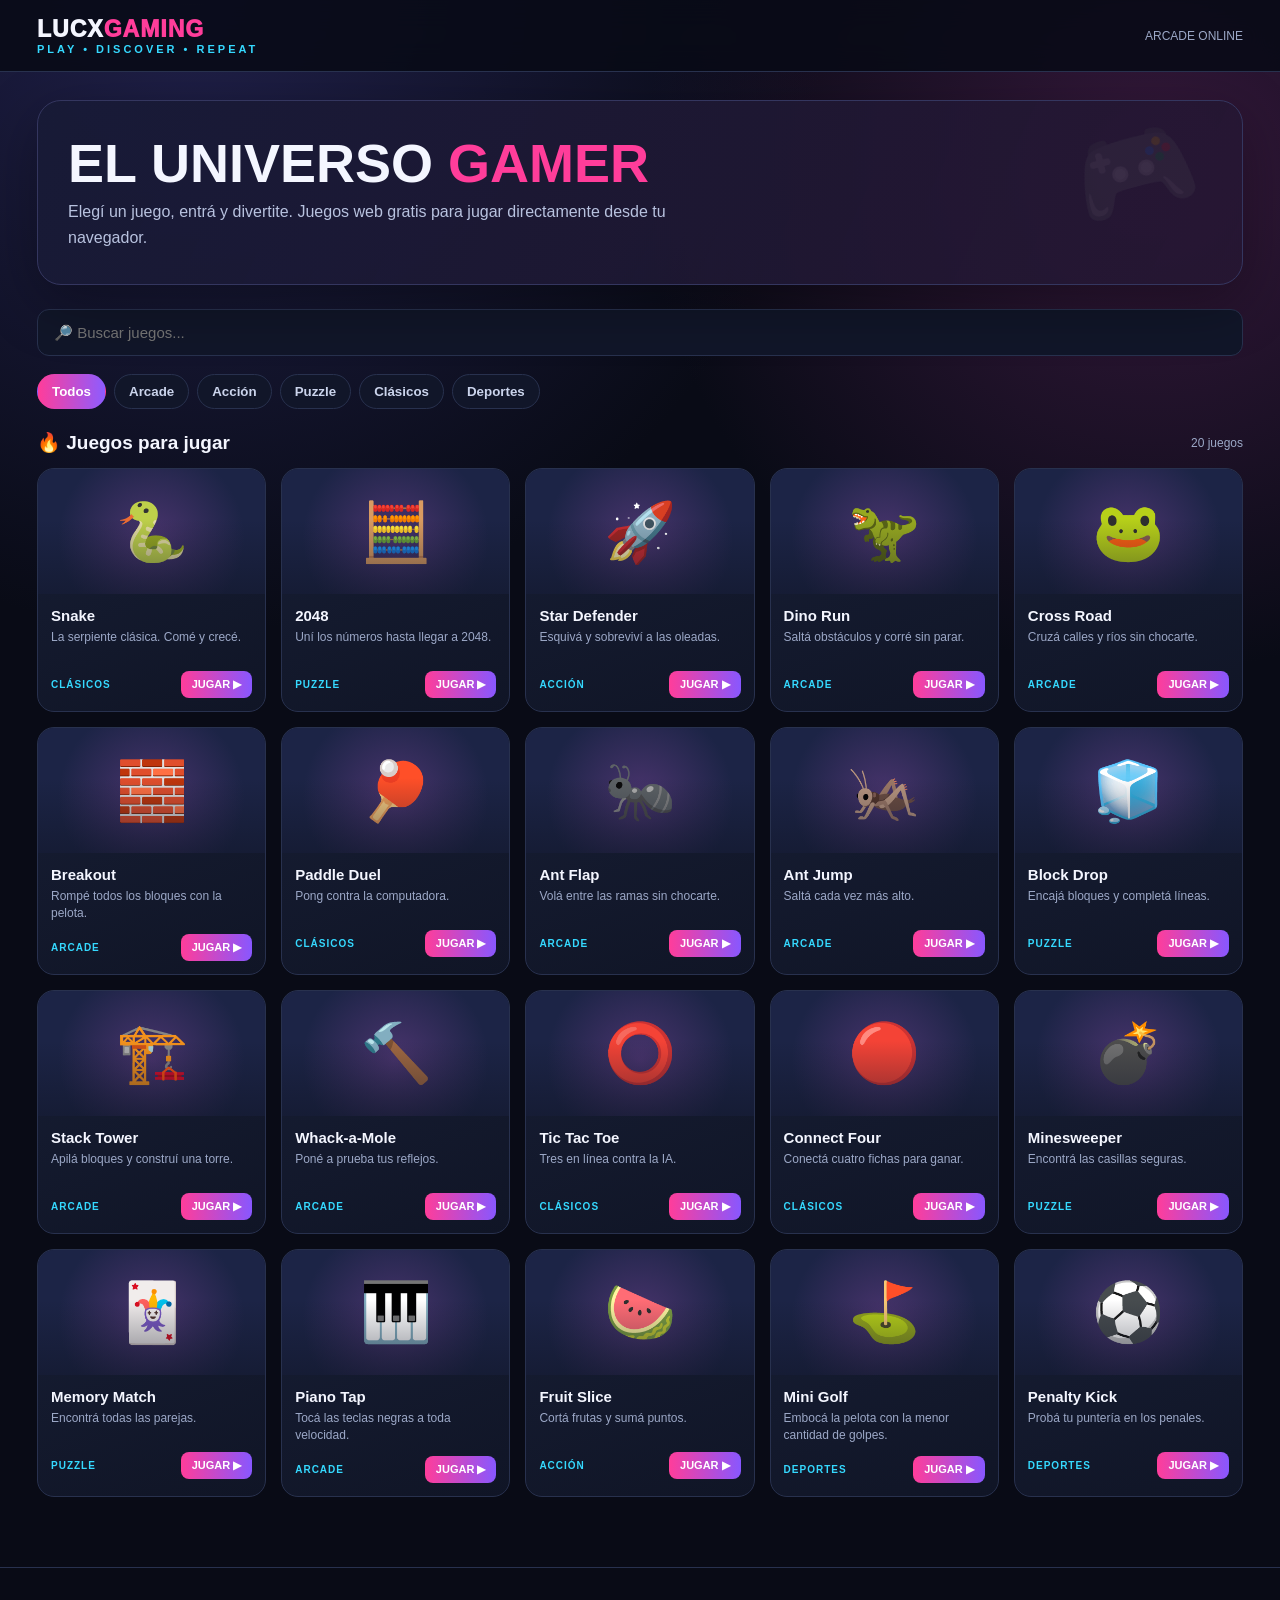
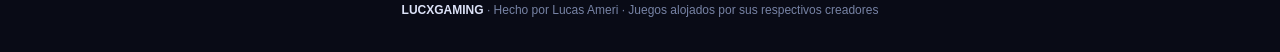
<file: index-lucxgaming.html>
<!DOCTYPE html>
<html lang="es">
<head>
<meta charset="UTF-8">
<meta name="viewport" content="width=device-width, initial-scale=1.0">
<meta name="theme-color" content="#090b16">
<title>LUCXGAMING | Juegos online</title>
<style>
:root{--bg:#090b16;--panel:#111629;--panel2:#171e35;--line:#28314e;--text:#f4f6ff;--muted:#9ca8c7;--pink:#ff3d9a;--cyan:#35d9ff}
*{box-sizing:border-box}body{margin:0;background:radial-gradient(circle at 15% 0%,#20204a 0,transparent 32%),radial-gradient(circle at 90% 10%,#35183b 0,transparent 27%),var(--bg);color:var(--text);font-family:Inter,Segoe UI,Arial,sans-serif;min-height:100vh}
header{position:sticky;top:0;z-index:5;background:#090b16df;backdrop-filter:blur(14px);border-bottom:1px solid var(--line)}
.nav{max-width:1250px;margin:auto;padding:16px 22px;display:flex;align-items:center;gap:18px;justify-content:space-between}
.logo{font-size:23px;font-weight:1000;letter-spacing:1px}.logo span{color:var(--pink)}.tag{font-size:11px;color:var(--cyan);letter-spacing:3px;font-weight:800}
main{max-width:1250px;margin:auto;padding:28px 22px 70px}
.hero{padding:34px 30px;border:1px solid #34365f;border-radius:24px;background:linear-gradient(115deg,#171a36ed,#251632d9);box-shadow:0 18px 60px #0005;position:relative;overflow:hidden}
.hero:after{content:"🎮";position:absolute;right:45px;top:12px;font-size:100px;opacity:.13;transform:rotate(-15deg)}
.hero h1{font-size:clamp(30px,5vw,54px);margin:0 0 8px;line-height:1.04}.hero h1 span{color:var(--pink)}.hero p{color:#b8c2df;margin:0;max-width:600px;line-height:1.6}
.tools{display:flex;gap:12px;margin:24px 0 18px;flex-wrap:wrap}
input{flex:1;min-width:210px;background:#111629;border:1px solid var(--line);border-radius:12px;padding:14px 16px;color:white;font-size:15px;outline:none}input:focus{border-color:var(--cyan)}
.filters{display:flex;gap:8px;flex-wrap:wrap;margin-bottom:22px}.filter{border:1px solid var(--line);background:#111629;color:#cbd4ec;padding:9px 14px;border-radius:999px;cursor:pointer;font-weight:700}.filter.active,.filter:hover{background:linear-gradient(90deg,#ff3d9a,#8d5cff);border-color:transparent;color:white}
.section-title{display:flex;justify-content:space-between;align-items:center;margin:20px 0 14px}.section-title h2{font-size:19px;margin:0}.count{font-size:12px;color:var(--muted)}
.grid{display:grid;grid-template-columns:repeat(auto-fill,minmax(190px,1fr));gap:15px}
.game{background:linear-gradient(160deg,#171e35,#101526);border:1px solid var(--line);border-radius:17px;overflow:hidden;cursor:pointer;transition:.18s;min-width:0}.game:hover{transform:translateY(-5px);border-color:#a34cff;box-shadow:0 12px 30px #0006}
.thumb{height:125px;display:grid;place-items:center;font-size:58px;background:radial-gradient(circle at 50% 55%,#49346d,#1c2446 70%);position:relative}.thumb:after{content:"";position:absolute;inset:0;background:linear-gradient(0deg,#10152688,transparent 60%)}
.game-info{padding:13px}.game-info h3{margin:0 0 5px;font-size:15px}.game-info p{margin:0;color:var(--muted);font-size:12px;min-height:30px;line-height:1.4}.meta{display:flex;justify-content:space-between;align-items:center;margin-top:12px}.category{font-size:10px;color:var(--cyan);font-weight:800;text-transform:uppercase;letter-spacing:1px}.play{font-size:11px;font-weight:900;color:white;background:linear-gradient(90deg,var(--pink),#8857ff);padding:7px 11px;border-radius:8px}
footer{text-align:center;color:#7783a5;font-size:12px;padding:35px 15px;border-top:1px solid var(--line)}footer strong{color:#dce2f7}
.modal{display:none;position:fixed;inset:0;background:#050711ed;z-index:20;padding:18px;align-items:center;justify-content:center}.modal.open{display:flex}.player{width:min(1100px,100%);height:min(780px,94vh);background:#101629;border:1px solid #45466d;border-radius:18px;overflow:hidden;display:flex;flex-direction:column}.playerbar{padding:12px 15px;display:flex;align-items:center;gap:10px;border-bottom:1px solid var(--line)}.playerbar strong{flex:1}.action{border:1px solid var(--line);background:#1b2440;color:white;padding:9px 12px;border-radius:9px;cursor:pointer;text-decoration:none;font-size:12px}.close{background:#9d285f;border:0}.framewrap{flex:1;background:#070a13;position:relative}.framewrap iframe{width:100%;height:100%;border:0;background:white}.hint{padding:8px 12px;text-align:center;font-size:11px;color:#9ca8c7;background:#101629}
@media(max-width:600px){.nav{padding:13px 16px}.hero{padding:25px 20px}.hero:after{right:8px;font-size:70px}.grid{grid-template-columns:repeat(2,minmax(0,1fr));gap:10px}.thumb{height:100px}.game-info{padding:10px}.game-info h3{font-size:13px}.modal{padding:6px}.player{height:96vh}}
</style>
</head>
<body>
<header><div class="nav"><div><div class="logo">LUCX<span>GAMING</span></div><div class="tag">PLAY • DISCOVER • REPEAT</div></div><div style="font-size:12px;color:#9ca8c7">ARCADE ONLINE</div></div></header>
<main>
<section class="hero"><h1>EL UNIVERSO <span>GAMER</span></h1><p>Elegí un juego, entrá y divertite. Juegos web gratis para jugar directamente desde tu navegador.</p></section>
<div class="tools"><input id="search" type="search" placeholder="🔎 Buscar juegos..." autocomplete="off"></div>
<div class="filters" id="filters">
<button class="filter active" data-cat="Todos">Todos</button><button class="filter" data-cat="Arcade">Arcade</button><button class="filter" data-cat="Acción">Acción</button><button class="filter" data-cat="Puzzle">Puzzle</button><button class="filter" data-cat="Clásicos">Clásicos</button><button class="filter" data-cat="Deportes">Deportes</button>
</div>
<div class="section-title"><h2>🔥 Juegos para jugar</h2><span class="count" id="count"></span></div>
<div class="grid" id="grid"></div>
</main>
<footer><strong>LUCXGAMING</strong> · Hecho por Lucas Ameri · Juegos alojados por sus respectivos creadores</footer>
<div class="modal" id="modal"><div class="player"><div class="playerbar"><strong id="playing">Jugando</strong><a class="action" id="external" target="_blank" rel="noopener">Abrir en otra pestaña ↗</a><button class="action close" id="close">✕ Cerrar</button></div><div class="framewrap"><iframe id="gameframe" allow="fullscreen; autoplay; gamepad" referrerpolicy="no-referrer"></iframe></div><div class="hint">Si el juego no carga dentro de LUCXGAMING, usá “Abrir en otra pestaña”.</div></div></div>
<script>
const base="https://mashukui.github.io/web-games/";
const games=[
["Snake","🐍","Clásicos","La serpiente clásica. Comé y crecé.","snake"],
["2048","🧮","Puzzle","Uní los números hasta llegar a 2048.","2048"],
["Star Defender","🚀","Acción","Esquivá y sobreviví a las oleadas.","star-defender"],
["Dino Run","🦖","Arcade","Saltá obstáculos y corré sin parar.","dino-run"],
["Cross Road","🐸","Arcade","Cruzá calles y ríos sin chocarte.","cross-road"],
["Breakout","🧱","Arcade","Rompé todos los bloques con la pelota.","breakout"],
["Paddle Duel","🏓","Clásicos","Pong contra la computadora.","paddle-duel"],
["Ant Flap","🐜","Arcade","Volá entre las ramas sin chocarte.","ant-flap"],
["Ant Jump","🦗","Arcade","Saltá cada vez más alto.","ant-jump"],
["Block Drop","🧊","Puzzle","Encajá bloques y completá líneas.","block-drop"],
["Stack Tower","🏗️","Arcade","Apilá bloques y construí una torre.","stack-tower"],
["Whack-a-Mole","🔨","Arcade","Poné a prueba tus reflejos.","whack-a-mole"],
["Tic Tac Toe","⭕","Clásicos","Tres en línea contra la IA.","tic-tac-toe"],
["Connect Four","🔴","Clásicos","Conectá cuatro fichas para ganar.","connect-four"],
["Minesweeper","💣","Puzzle","Encontrá las casillas seguras.","minesweeper"],
["Memory Match","🃏","Puzzle","Encontrá todas las parejas.","memory-match"],
["Piano Tap","🎹","Arcade","Tocá las teclas negras a toda velocidad.","piano-tap"],
["Fruit Slice","🍉","Acción","Cortá frutas y sumá puntos.","fruit-slice"],
["Mini Golf","⛳","Deportes","Embocá la pelota con la menor cantidad de golpes.","mini-golf"],
["Penalty Kick","⚽","Deportes","Probá tu puntería en los penales.","penalty-kick"]
].map(([name,emoji,cat,desc,slug])=>({name,emoji,cat,desc,url:base+slug+"/"}));
let active="Todos";
const grid=document.getElementById("grid"), search=document.getElementById("search"), count=document.getElementById("count");
function render(){let q=search.value.toLowerCase();let list=games.filter(g=>(active==="Todos"||g.cat===active)&&(g.name+" "+g.desc+" "+g.cat).toLowerCase().includes(q));grid.innerHTML=list.map((g)=>`<article class="game" data-url="${g.url}" data-name="${g.name}"><div class="thumb">${g.emoji}</div><div class="game-info"><h3>${g.name}</h3><p>${g.desc}</p><div class="meta"><span class="category">${g.cat}</span><span class="play">JUGAR ▶</span></div></div></article>`).join("");count.textContent=list.length+" juegos";grid.querySelectorAll(".game").forEach(card=>card.addEventListener("click",()=>launch(card.dataset.name,card.dataset.url)));}
function launch(name,url){document.getElementById("playing").textContent="🎮 "+name;document.getElementById("gameframe").src=url;document.getElementById("external").href=url;document.getElementById("modal").classList.add("open");}
function close(){document.getElementById("modal").classList.remove("open");document.getElementById("gameframe").src="about:blank";}
search.addEventListener("input",render);document.querySelectorAll(".filter").forEach(b=>b.addEventListener("click",()=>{document.querySelector(".filter.active").classList.remove("active");b.classList.add("active");active=b.dataset.cat;render();}));document.getElementById("close").addEventListener("click",close);document.getElementById("modal").addEventListener("click",e=>{if(e.target.id==="modal")close();});document.addEventListener("keydown",e=>{if(e.key==="Escape")close();});render();
</script>
</body></html>
</file>
